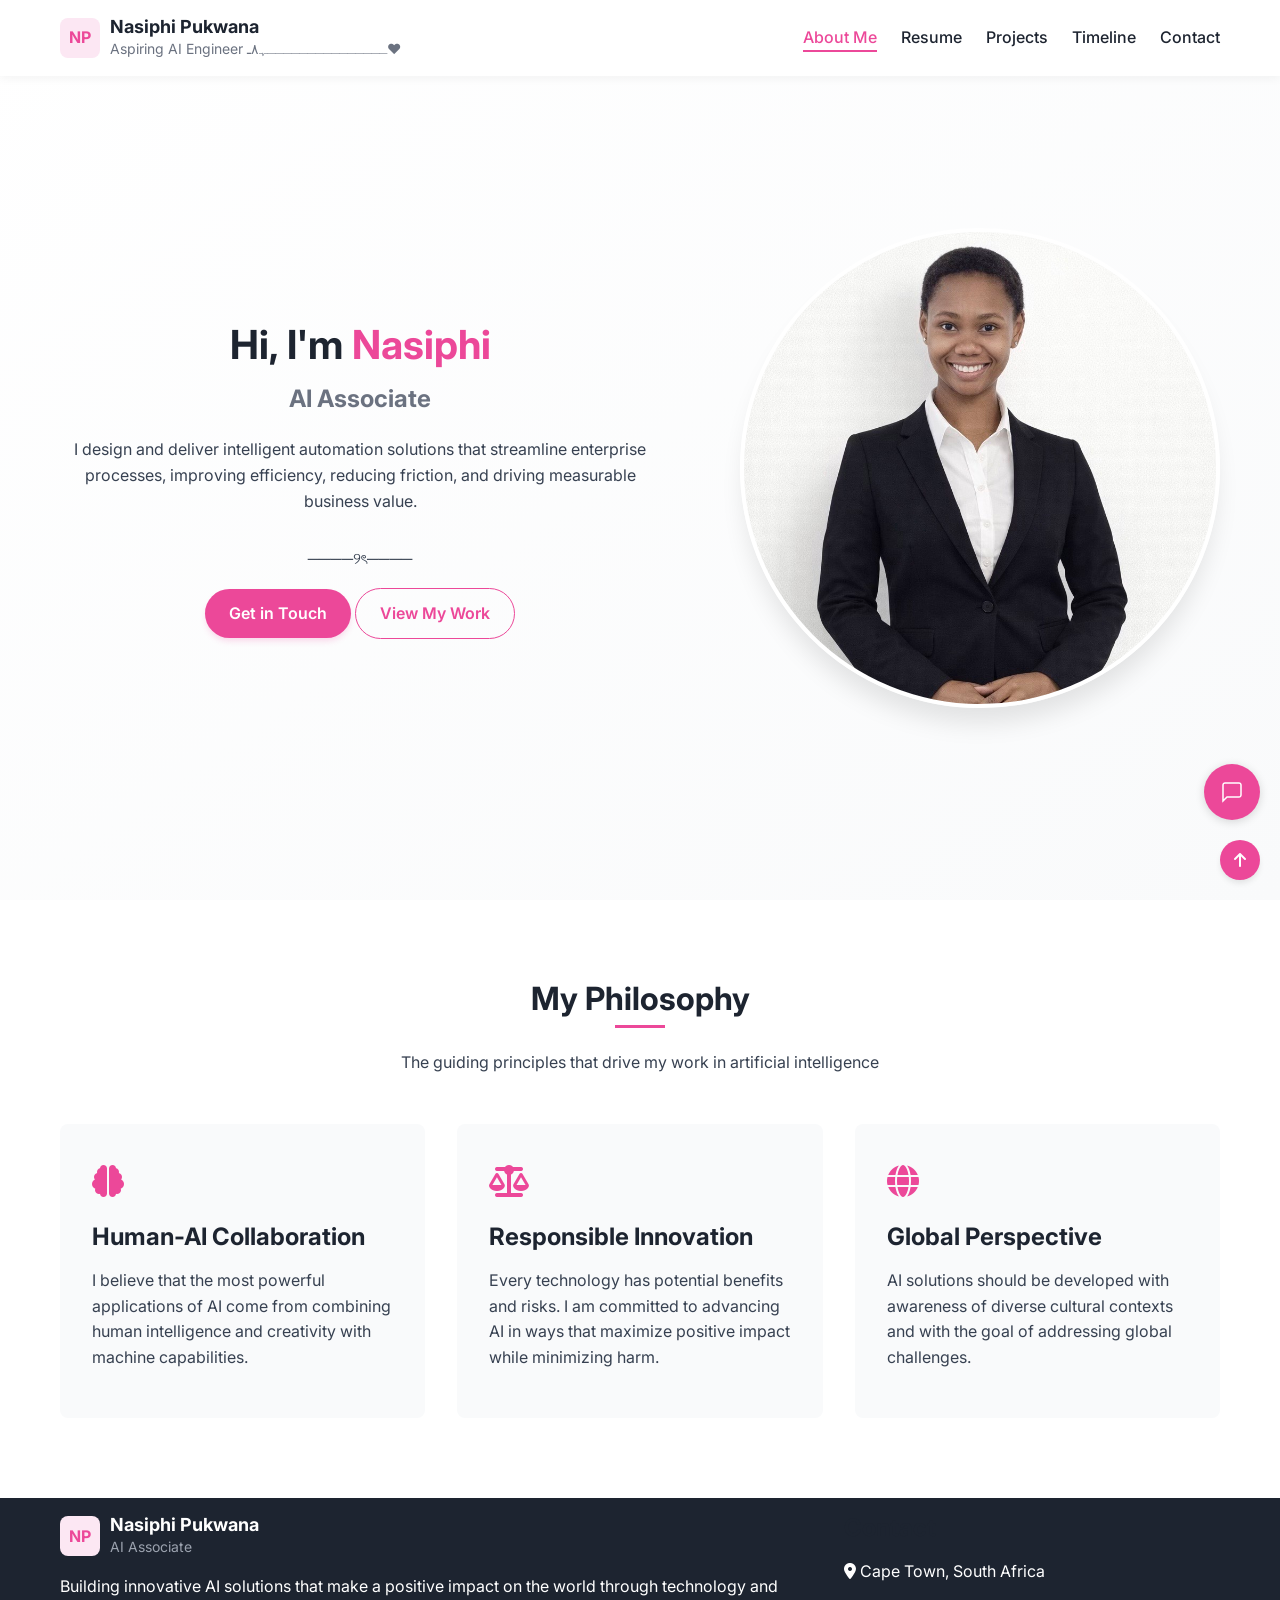
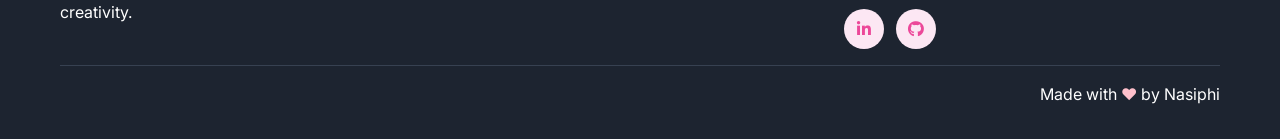
<file: index.html>
<!DOCTYPE html>
<html lang="en">
<head>
  <meta charset="UTF-8">
  <meta name="viewport" content="width=device-width, initial-scale=1.0">
  <title>Nasiphi Pukwana | AI Associate</title>
  <meta name="description" content="Portfolio of Nasiphi Pukwana, an AI Associate and Machine Learning Expert specializing in creating innovative AI solutions">
  
  
  <meta property="og:title" content="Nasiphi Pukwana | AI Associate">
  <meta property="og:description" content="Portfolio of Nasiphi Pukwana, an AI Associate and Machine Learning Expert">
  <meta property="og:image" content="https://images.unsplash.com/photo-1573497019940-1c28c88b4f3e">
  <meta property="og:url" content="https://nasiphipukwana.com">
  
  <!-- Favicon -->
  <link rel="icon" href="assets/favicon.ico">

  <link rel="icon" href="/images/Favcon.png" type="image/png" />
  
  <!-- CSS -->
  <link rel="stylesheet" href="/styles.css">
  <link rel="stylesheet" href="/chatbot.css">
  
  <!-- Font Awesome -->
  <link rel="stylesheet" href="https://cdnjs.cloudflare.com/ajax/libs/font-awesome/6.1.1/css/all.min.css">
  
  <!-- Google Fonts -->
  <link rel="preconnect" href="https://fonts.googleapis.com">
  <link rel="preconnect" href="https://fonts.gstatic.com" crossorigin>
  <link href="https://fonts.googleapis.com/css2?family=Inter:wght@300;400;500;600;700&display=swap" rel="stylesheet">
</head>
<body>
  <!-- Header -->
  <header>
    <div class="container">
      <nav class="navbar">
        <div class="logo">
          <div class="logo-icon">NP</div>
          <div class="logo-text">
            <h1>Nasiphi Pukwana</h1>
            <p>Aspiring AI Engineer  <span>ـــــــــــــــﮩ٨ـ❤️️</span></p>
          </div>
        </div>
        
        <ul class="nav-menu">
          <li><a href="index.html" class="active">About Me</a></li>
          <li><a href="resume.html">Resume</a></li>
          <li><a href="projects.html">Projects</a></li>
          <li><a href="timeline.html">Timeline</a></li>
          <li><a href="contact.html">Contact</a></li>
        </ul>
        
        <button class="mobile-menu-btn">
          <i class="fas fa-bars"></i>
        </button>
      </nav>
    </div>  
  </header>

  <!-- Hero Section -->
  <section class="hero">
    <div class="container">
      <div class="hero-content">
        <div class="reveal-left">
          <h1 class="hero-title">Hi, I'm <span style="color: #EC4899;">Nasiphi</span></h1>
          <h2 class="hero-subtitle">AI Associate </h2>

          <p class="hero-description">
            I design and deliver intelligent automation solutions that streamline enterprise processes, improving efficiency, reducing friction, and driving measurable business value.
          </p>
          <p>────୨ৎ────</p>
          <div class="hero-buttons">
            <a href="contact.html" class="btn btn-primary">Get in Touch</a>
            <a href="projects.html" class="btn btn-outline">View My Work</a>
          </div>
        </div>
        
        <div class="reveal-right">
          <img src="/images/HeadShot.jpeg" 
               alt="Nasiphi Pukwana" 
               class="hero-image">
        </div>
      </div>
    </div>
  </section>

  <!-- About Section -->
  
  <!-- Philosophy Section -->
  <section class="philosophy">
    <div class="container">
      <div class="text-center">
        <h2 class="section-title">My Philosophy</h2>
        <p>The guiding principles that drive my work in artificial intelligence</p>
      </div>
      
      <div class="philosophy-content">
        <div class="philosophy-item reveal-left">
          <div class="philosophy-icon">
            <i class="fas fa-brain"></i>
          </div>
          <h3>Human-AI Collaboration</h3>
          <p>
            I believe that the most powerful applications of AI come from combining human intelligence and creativity with machine capabilities.
          </p>
        </div>
        
        <div class="philosophy-item reveal">
          <div class="philosophy-icon">
            <i class="fas fa-balance-scale"></i>
          </div>
          <h3>Responsible Innovation</h3>
          <p>
            Every technology has potential benefits and risks. I am committed to advancing AI in ways that maximize positive impact while minimizing harm.
          </p>
        </div>
        
        <div class="philosophy-item reveal-right">
          <div class="philosophy-icon">
            <i class="fas fa-globe"></i>
          </div>
          <h3>Global Perspective</h3>
          <p>
            AI solutions should be developed with awareness of diverse cultural contexts and with the goal of addressing global challenges.
          </p>
        </div>
      </div>
    </div>
  </section>

  <!-- Footer -->
   <footer>
    <div class="container">
      <div class="footer-container">
        <div class="footer-info">
          <div class="footer-logo">
            <div class="footer-logo-icon">NP</div>
            <div class="footer-logo-text">
              <h2>Nasiphi Pukwana</h2>
              <p>AI Associate</p>
            </div>
          </div>
          <p>Building innovative AI solutions that make a positive impact on the world through technology and creativity.</p>
        </div>
        
        <div class="footer-contact">
          <h3>Contact</h3>
          <p><i class="fas fa-map-marker-alt"></i> Cape Town, South Africa</p>
          <div class="social-icons">
            <a href="https://www.linkedin.com/in/nasiphi-pukwana-107148337/" class="social-icon"><i class="fab fa-linkedin-in"></i></a>
            <a href="https://github.com/pukwananasiphi" class="social-icon"><i class="fab fa-github"></i></a>
          </div>
        </div>
      </div>
      
      <div class="footer-bottom">
        <p>Made with <span style="color: pink;">❤️</span> by Nasiphi</p>
      </div>
    </div>
  </footer>
<div class="chatbot-container" id="chatbotContainer">
  <div class="chatbot-header">
    <h3>Portfolio Assistant</h3>
    <button class="close-chatbot" aria-label="Close chatbot">&times;</button>
  </div>
  <div class="chatbot-messages" id="chatbotMessages">
    <div class="chatbot-message bot-message">
      Hi! I'm your AI assistant. Ask me anything about Nasiphi's background, skills, or experience!
    </div>
  </div>
  <div class="chatbot-input">
    <input type="text" id="chatbotInput" placeholder="Ask about Nasiphi's portfolio..." aria-label="Chat input">
    <button id="sendMessage">Send</button>
  </div>
</div>
<!-- Chat icon -->
<button class="chat-icon" id="chatIcon" aria-label="Open chatbot">
  <svg width="24" height="24" viewBox="0 0 24 24" fill="none">
    <path d="M21 15C21 15.5304 20.7893 16.0391 20.4142 16.4142C20.0391 16.7893 19.5304 17 19 17H7L3 21V5C3 4.46957 3.21071 3.96086 3.58579 3.58579C3.96086 3.21071 4.46957 3 5 3H19C19.5304 3 20.0391 3.21071 20.4142 3.58579C20.7893 3.96086 21 4.46957 21 5V15Z" stroke="currentColor" stroke-width="1.5" />
  </svg>
</button>


  <!-- Back to Top Button -->
  <a href="/index.html" class="back-to-top" aria-label="Back to top">
    <i class="fas fa-arrow-up"></i>
  </a>

  

  <!-- JavaScript -->
  <script src="/scripts.js"></script>
  <script src="/chatbot.js"></script>

</body>
</html>
</file>
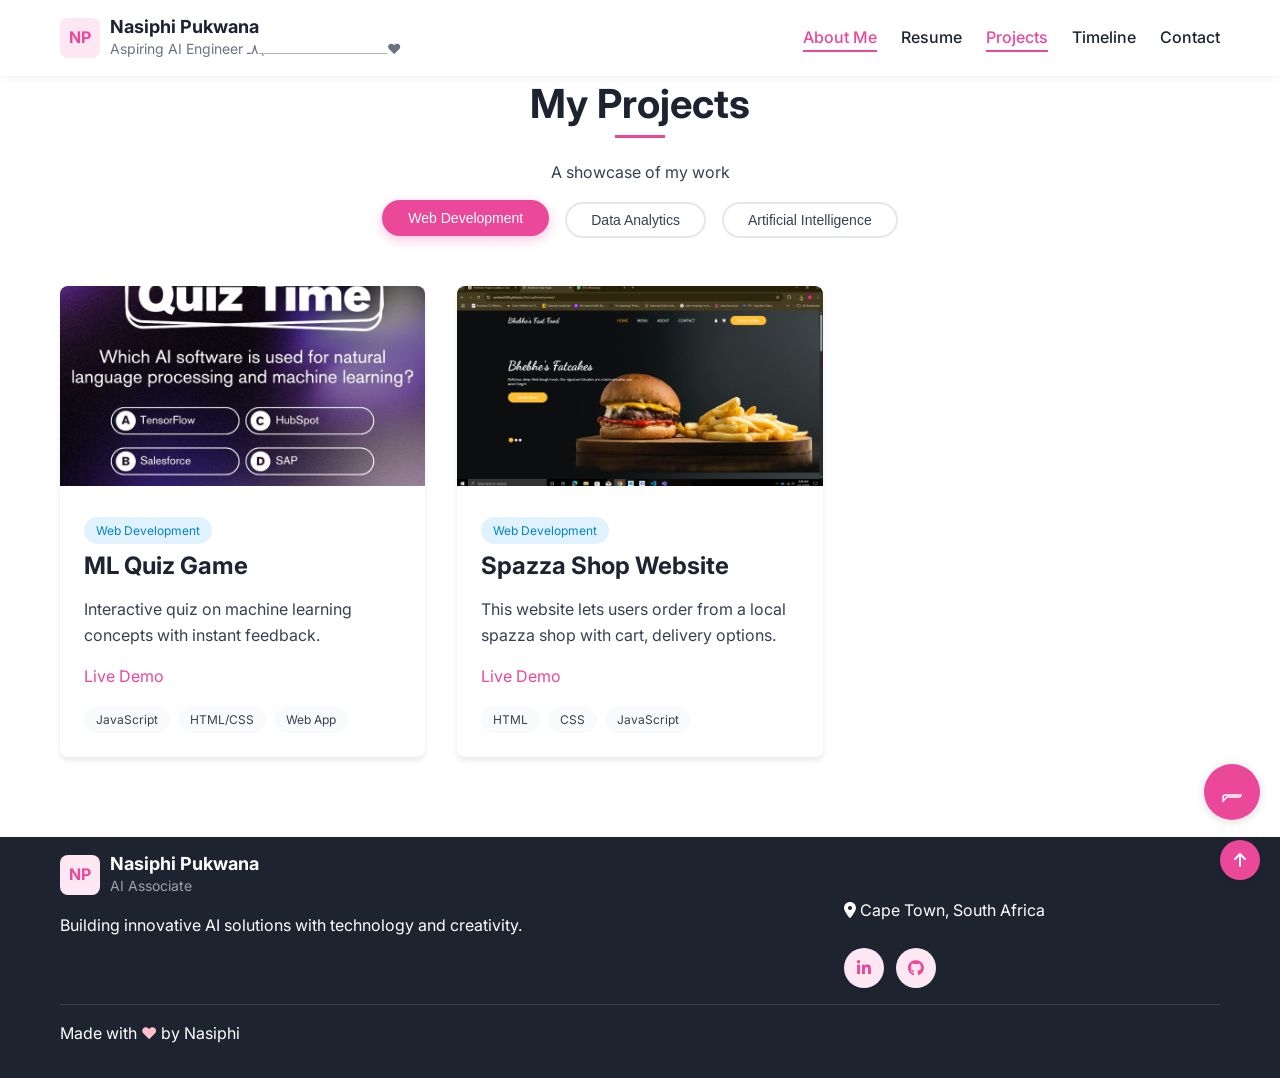
<file: projects.html>
<!DOCTYPE html>
<html lang="en">
<head>
  <meta charset="UTF-8">
  <meta name="viewport" content="width=device-width, initial-scale=1.0">
  <title>Projects | Nasiphi Pukwana | AI Associate</title>
  <meta name="description" content="Explore Nasiphi Pukwana's AI and machine learning projects and innovative solutions">
  
  <!-- Open Graph Tags -->
  <meta property="og:title" content="Projects | Nasiphi Pukwana | AI Associate">
  <meta property="og:description" content="Explore Nasiphi Pukwana's AI and machine learning projects and innovative solutions">
  <meta property="og:image" content="https://images.unsplash.com/photo-1573497019940-1c28c88b4f3e">
  <meta property="og:url" content="https://nasiphipukwana.com/projects">
  
  <link rel="icon" href="/images/Favcon.png" type="image/png" />
  <link rel="stylesheet" href="/styles.css">
  <link rel="stylesheet" href="/chatbot.css">
  
  <!-- Font Awesome -->
  <link rel="stylesheet" href="https://cdnjs.cloudflare.com/ajax/libs/font-awesome/6.1.1/css/all.min.css">
  
  <!-- Google Fonts -->
  <link rel="preconnect" href="https://fonts.googleapis.com">
  <link rel="preconnect" href="https://fonts.gstatic.com" crossorigin>
  <link href="https://fonts.googleapis.com/css2?family=Inter:wght@300;400;500;600;700&display=swap" rel="stylesheet">
</head>
<body>
  <!-- Header -->
  <header>
    <div class="container">
      <nav class="navbar">
        <div class="logo">
          <div class="logo-icon">NP</div>
          <div class="logo-text">
            <h1>Nasiphi Pukwana</h1>
            <p>Aspiring AI Engineer  <span>ـــــــــــــــﮩ٨ـ❤️️</span></p>
          </div>
        </div>
        
        <ul class="nav-menu">
          <li><a href="index.html" class="active">About Me</a></li>
          <li><a href="resume.html">Resume</a></li>
          <li><a href="projects.html">Projects</a></li>
          <li><a href="timeline.html">Timeline</a></li>
          <li><a href="contact.html">Contact</a></li>
        </ul>
        
        <button class="mobile-menu-btn">
          <i class="fas fa-bars"></i>
        </button>
      </nav>
    </div>
  </header>

  <!-- Projects Section -->
  <section class="projects">
    <div class="container">
      <div class="text-center">
        <h1 class="section-title">My Projects</h1>
        <p>A showcase of my work</p>
      </div>

      <!-- Category Filters -->
      <div class="category-filters text-center" style="margin-bottom: 2rem;">
        <button class="category-btn active" data-category="web">Web Development</button>
        <button class="category-btn" data-category="data">Data Analytics</button>
        <button class="category-btn" data-category="ai">Artificial Intelligence</button>
      </div>
      
      <div class="projects-grid">
        <!-- Web Projects -->
        <div class="project-card reveal" data-category="web">
          <img src="/images/game.jpg" alt="ML Quiz Game" class="project-image">
          <div class="project-content">
            <div class="project-category" style="background-color: #E0F2FE; color: #0284C7;">
              Web Development
            </div>
            <h3>ML Quiz Game</h3>
            <p>Interactive quiz on machine learning concepts with instant feedback.</p>
            <a href="https://machinilearningquiz.netlify.app" target="_blank">Live Demo</a>
            <div class="project-tags">
              <span class="project-tag">JavaScript</span>
              <span class="project-tag">HTML/CSS</span>
              <span class="project-tag">Web App</span>
            </div>
          </div>
        </div>

        <div class="project-card reveal" data-category="web">
          <img src="/images/Screenshot (2).png" alt="Spazza Shop Website" class="project-image">
          <div class="project-content">
            <div class="project-category" style="background-color: #E0F2FE; color: #0284C7;">
              Web Development
            </div>
            <h3>Spazza Shop Website</h3>
            <p>This website lets users order from a local spazza shop with cart, delivery options.</p>
            <a href="https://sambest360.github.io/StartupDevelopment/" target="_blank">Live Demo</a>
            <div class="project-tags">
              <span class="project-tag">HTML</span>
              <span class="project-tag">CSS</span>
              <span class="project-tag">JavaScript</span>
            </div>
          </div>
        </div>

        <!-- Data Analytics Placeholder -->
        <div class="project-card reveal" data-category="data">
          <img src="/images/Data.jfif" alt="Coming Soon - Data Analytics" class="project-image">
          <div class="project-content">
            <div class="project-category" style="background-color: #F0F9FF; color: #0369A1;">
              Data Analytics
            </div>
            <h3>Project Coming Soon</h3>
            <p>A project is coming soon, still in development.</p>
            <a href="#">Coming Soon</a>
            <div class="project-tags">
              <span class="project-tag">Coming Soon</span>
            </div>
          </div>
        </div>

        <!-- AI Placeholder -->
        <div class="project-card reveal" data-category="ai">
          <img src="/images/OIP.jfif" alt="Coming Soon - Artificial Intelligence" class="project-image">
          <div class="project-content">
            <div class="project-category" style="background-color: #DBEAFE; color: #1D4ED8;">
              Artificial Intelligence
            </div>
            <h3>Project Coming Soon</h3>
            <p>A project is coming soon, still in development.</p>
            <a href="#">Coming Soon</a>
            <div class="project-tags">
              <span class="project-tag">Coming Soon</span>
            </div>
          </div>
        </div>
      </div>
    </div>
  </section>

  <!-- Footer -->
  <footer>
    <div class="container">
      <div class="footer-container">
        <div class="footer-info">
          <div class="footer-logo">
            <div class="footer-logo-icon">NP</div>
            <div class="footer-logo-text">
              <h2>Nasiphi Pukwana</h2>
              <p>AI Associate</p>
            </div>
          </div>
          <p>Building innovative AI solutions with technology and creativity.</p>
        </div>
        <div class="footer-contact">
          <h3>Contact</h3>
          <p><i class="fas fa-map-marker-alt"></i> Cape Town, South Africa</p>
          <div class="social-icons">
            <a href="https://www.linkedin.com/in/nasiphi-pukwana-107148337/" class="social-icon"><i class="fab fa-linkedin-in"></i></a>
            <a href="https://github.com/pukwananasiphi" class="social-icon"><i class="fab fa-github"></i></a>
          </div>
        </div>
      </div>
      <div class="footer-bottom">
        <p>Made with <span style="color: pink;">❤️</span> by Nasiphi</p>
      </div>
    </div>
  </footer>

  <!-- Chatbot -->
  <div class="chatbot-container" id="chatbotContainer">
    <div class="chatbot-header">
      <h3>Portfolio Assistant</h3>
      <button class="close-chatbot" aria-label="Close">&times;</button>
    </div>
    <div class="chatbot-messages" id="chatbotMessages">
      <div class="chatbot-message bot-message">
        Hi! Ask me about Nasiphi's portfolio!
      </div>
    </div>
    <div class="chatbot-input">
      <input type="text" id="chatbotInput" placeholder="Ask about projects..." aria-label="Chat">
      <button id="sendMessage">Send</button>
    </div>
  </div>
  <button class="chat-icon" id="chatIcon" aria-label="Open chat">
    <svg width="24" height="24" viewBox="0 0 24 24" fill="none">
      <path d="M21 15c0 .53-.21 1.04-.59 1.41-.37.38-.88.59-1.41.59H7l-4 4v-4c0-.53.21-1.04.59-1.41.37-.38.88-.59 1.41-.59h14Z" stroke="currentColor" stroke-width="1.5"/>
    </svg>
  </button>

  <a href="#top" class="back-to-top" aria-label="Back to top">
    <i class="fas fa-arrow-up"></i>
  </a>

  <script src="/scripts.js"></script>
  <script src="/chatbot.js"></script>
</body>
</html>
</file>
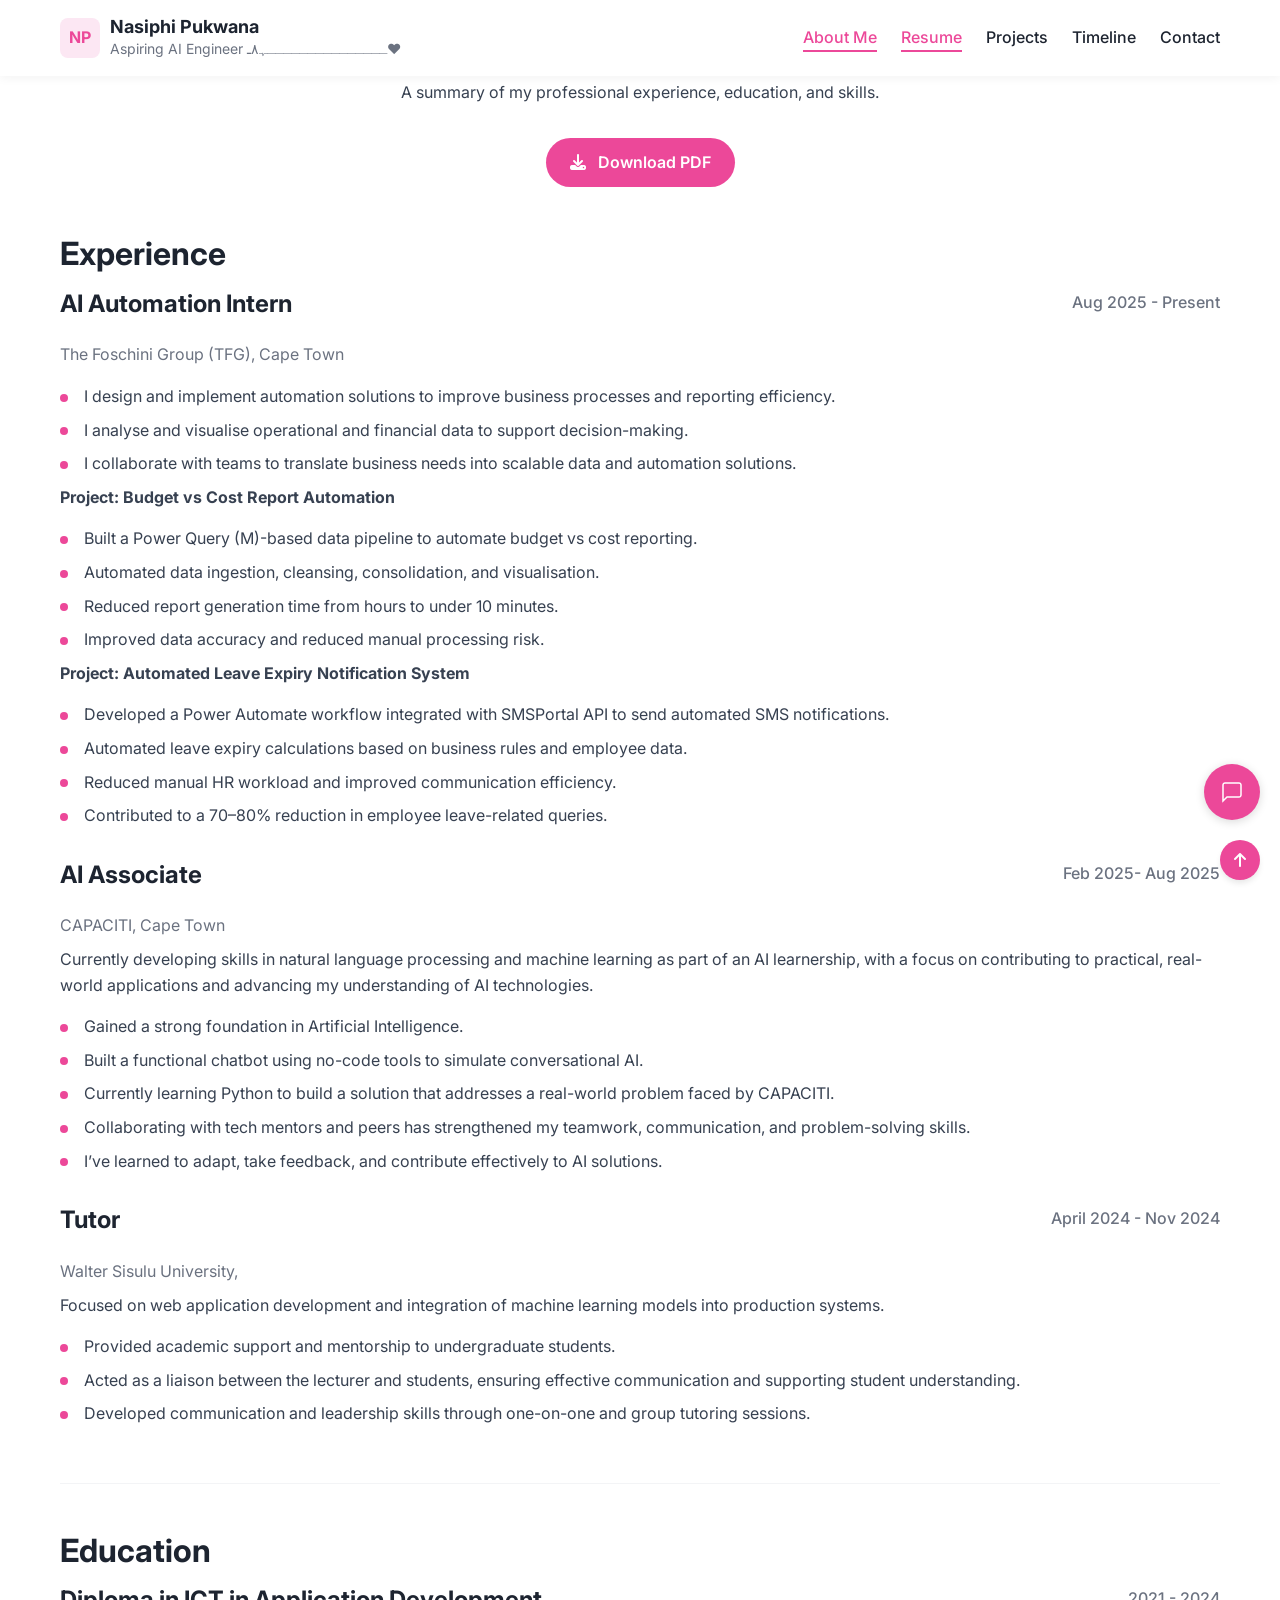
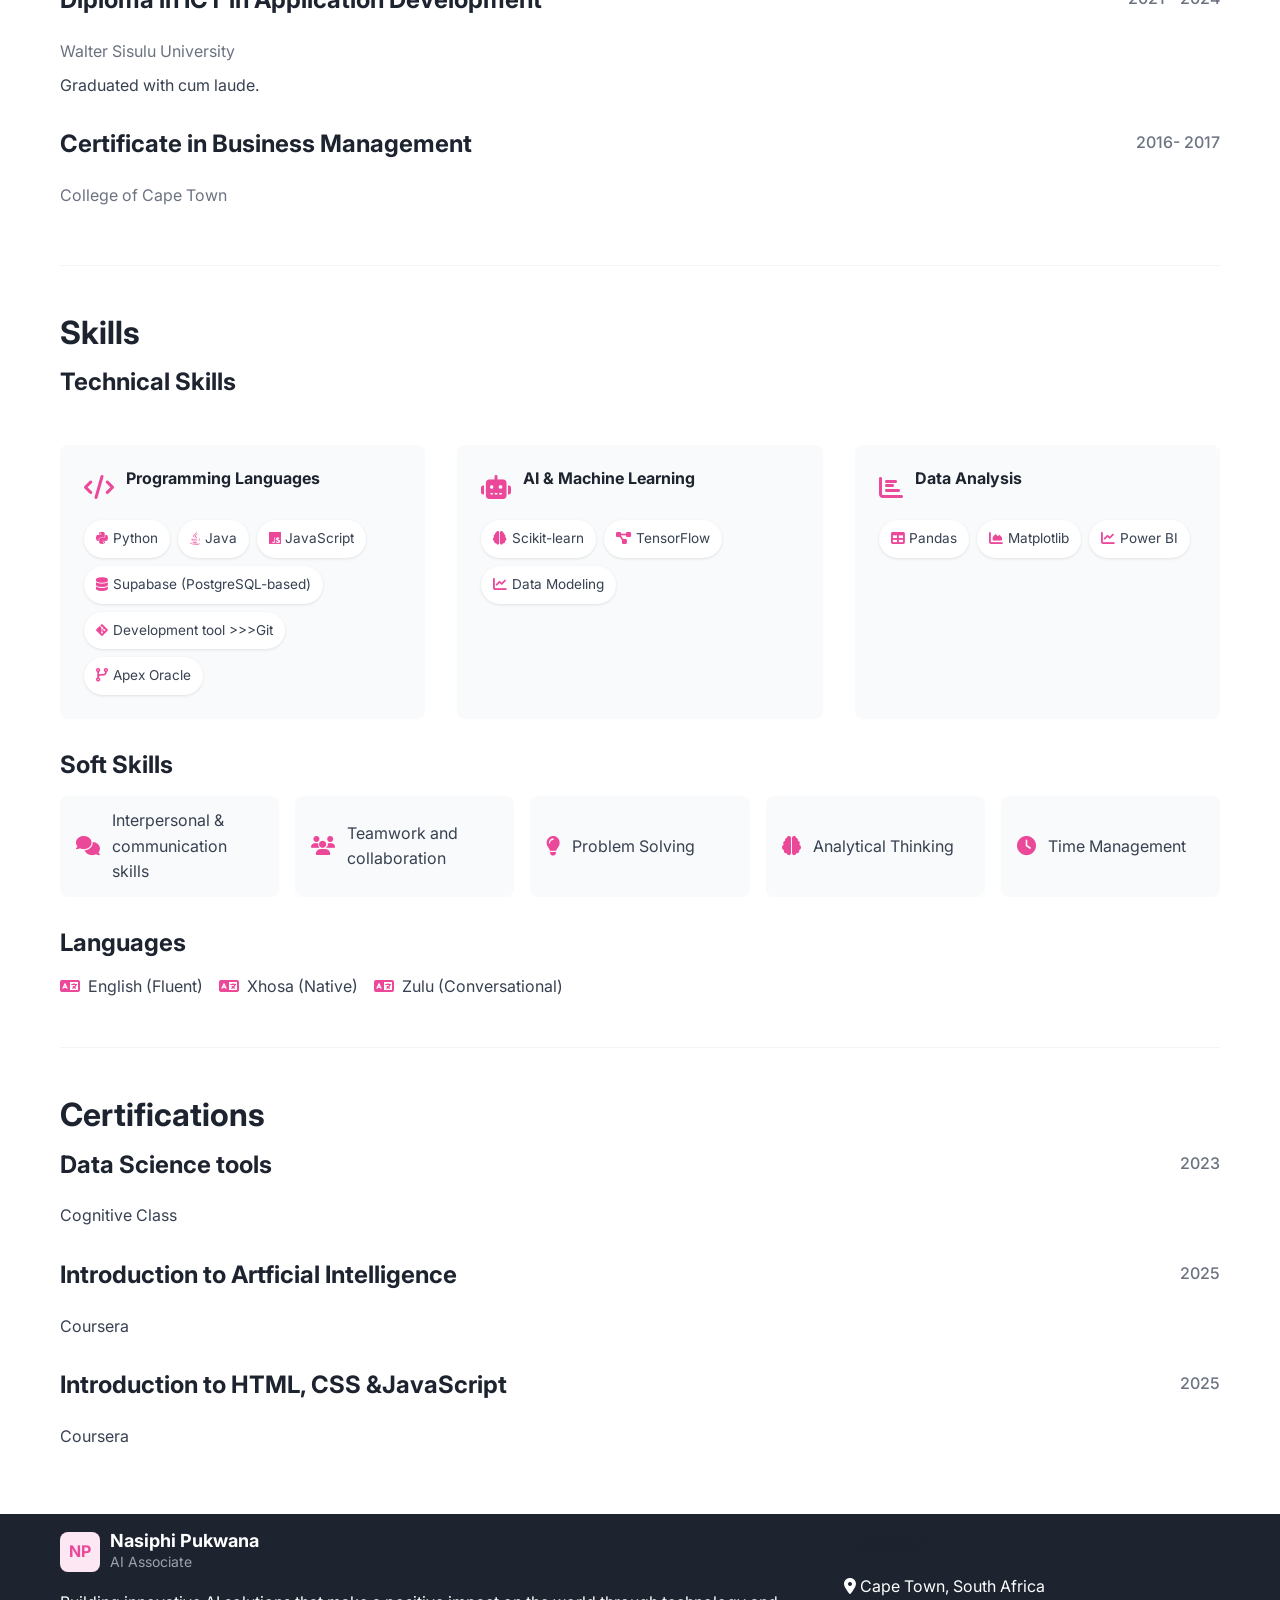
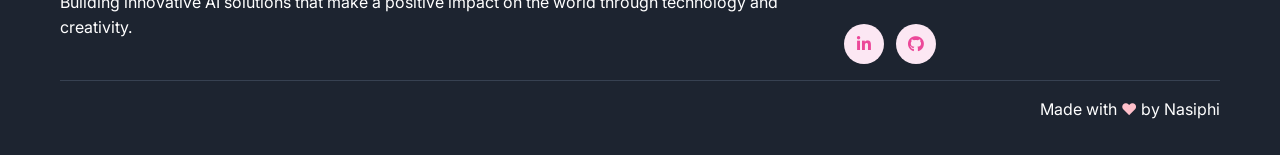
<file: resume.html>
<!DOCTYPE html>
<html lang="en">
<head>
  <meta charset="UTF-8">
  <meta name="viewport" content="width=device-width, initial-scale=1.0">
  <title>Resume | Nasiphi Pukwana</title>
  <meta name="description" content="Professional resume of Nasiphi Pukwana, AI Associate and Machine Learning Expert showcasing skills, experience, and education">
  
  <!-- Open Graph Tags -->
  <meta property="og:title" content="Resume | Nasiphi Pukwana | AI Associate">
  <meta property="og:description" content="Professional resume of Nasiphi Pukwana, AI Associate and Machine Learning Expert">
  <meta property="og:image" content="https://images.unsplash.com/photo-1573497019940-1c28c88b4f3e">
  <meta property="og:url" content="https://nasiphipukwana.com/resume">
  


  <link rel="icon" href="/images/Favcon.png" type="image/png" />
  
    <!-- CSS -->
  <link rel="stylesheet" href="/cv.css">
  <link rel="stylesheet" href="/styles.css">
    <link rel="stylesheet" href="/chatbot.css">
  
  <!-- Font Awesome -->
  <link rel="stylesheet" href="https://cdnjs.cloudflare.com/ajax/libs/font-awesome/6.1.1/css/all.min.css">
  
  <!-- Google Fonts -->
  <link rel="preconnect" href="https://fonts.googleapis.com">
  <link rel="preconnect" href="https://fonts.gstatic.com" crossorigin>
  <link href="https://fonts.googleapis.com/css2?family=Inter:wght@300;400;500;600;700&display=swap" rel="stylesheet">

</head>
<body>
  <!-- Header -->
  <header>
    <div class="container">
      <nav class="navbar">
        <div class="logo">
          <div class="logo-icon">NP</div>
          <div class="logo-text">
            <h1>Nasiphi Pukwana</h1>
             <p>Aspiring AI Engineer  <span>ـــــــــــــــﮩ٨ـ❤️️</span></p>
          </div>
        </div>
        
        <ul class="nav-menu">
          <li><a href="index.html" class="active">About Me</a></li>
          <li><a href="resume.html">Resume</a></li>
          <li><a href="projects.html">Projects</a></li>
          <li><a href="timeline.html">Timeline</a></li>
          <li><a href="contact.html">Contact</a></li>
        </ul>
        
        <button class="mobile-menu-btn">
          <i class="fas fa-bars"></i>
        </button>
      </nav>
    </div>
  </header>

  <!-- Resume Section -->
  <section class="resume">
    <div class="container">
      <div class="text-center">
  <h1 class="section-title">My Resume</h1>
  <p>A summary of my professional experience, education, and skills.</p>
  <a href="/NasiphiPukwana_CV.pdf" class="download-btn">
    <i class="fas fa-download"></i> Download PDF
  </a>
</div>

      
      <!-- Experience Section -->
      <div class="resume-section reveal">
        <h2>Experience</h2>
          <div class="resume-item">
  <div class="resume-header">
    <h3>AI Automation Intern</h3>
    <span class="resume-date">Aug 2025 - Present</span>
  </div>
  <p class="resume-subtitle">The Foschini Group (TFG), Cape Town</p>
 
  <ul class="resume-list">
    <li>I design and implement automation solutions to improve business processes and reporting efficiency.</li>
    <li>I analyse and visualise operational and financial data to support decision-making.</li>
    <li>I collaborate with teams to translate business needs into scalable data and automation solutions.</li>
  </ul>

   <p><strong>Project: Budget vs Cost Report Automation</strong></p>
    <ul class="resume-list">
    <li>Built a Power Query (M)-based data pipeline to automate budget vs cost reporting.</li>
    <li>Automated data ingestion, cleansing, consolidation, and visualisation.</li>
    <li>Reduced report generation time from hours to under 10 minutes.</li>
    <li>Improved data accuracy and reduced manual processing risk.</li>
     </ul>

      <p><strong>Project: Automated Leave Expiry Notification System</strong></p>
    <ul class="resume-list">
    <li>Developed a Power Automate workflow integrated with SMSPortal API to send automated SMS notifications.</li>
    <li>Automated leave expiry calculations based on business rules and employee data.</li>
    <li>Reduced manual HR workload and improved communication efficiency.</li>
    <li>Contributed to a 70–80% reduction in employee leave-related queries.</li>
  </ul>


</div>

         
        
        <div class="resume-item">
          <div class="resume-header">
            <h3>AI Associate</h3>
            <span class="resume-date">Feb 2025- Aug 2025</span>
          </div>
          <p class="resume-subtitle">CAPACITI, Cape Town</p>
          <p>
            Currently developing skills in natural language processing and machine learning as part of an AI learnership, 
            with a focus on contributing to practical, real-world applications and advancing my understanding of AI technologies.
          </p>
          <ul class="resume-list">
            <li>Gained a strong foundation in Artificial Intelligence.</li>
            <li>Built a functional chatbot using no-code tools to simulate conversational AI.</li>
            <li>Currently learning Python to build a solution that addresses a real-world problem faced by CAPACITI.</li>
            <li>Collaborating with tech mentors and peers has strengthened my teamwork, communication, and problem-solving skills.</li>
            <li> I’ve learned to adapt, take feedback, and contribute effectively to AI solutions.</li>
          </ul>
        </div>
        
        <div class="resume-item">
          <div class="resume-header">
            <h3>Tutor</h3>
            <span class="resume-date">April 2024 - Nov 2024</span>
          </div>
          <p class="resume-subtitle">Walter Sisulu University,</p>
          <p>
            Focused on web application development and integration of machine learning models into production systems.
          </p>
          <ul class="resume-list">
            <li>Provided academic support and mentorship to undergraduate students. </li>
            <li>Acted as a liaison between the lecturer and students, ensuring effective communication and supporting student understanding.</li>
            <li>Developed communication and leadership skills through one-on-one and group tutoring sessions.</li>
          </ul>
        </div>
      </div>
      
      <!-- Education Section -->
      <div class="resume-section reveal">
        <h2>Education</h2>
        
        <div class="resume-item">
          <div class="resume-header">
            <h3>Diploma in ICT in Application Development</h3>
            <span class="resume-date">2021 - 2024</span>
          </div>
          <p class="resume-subtitle">Walter Sisulu University </p>
          <p>
            Graduated with cum laude.
          </p>
        </div>
        
        <div class="resume-item">
          <div class="resume-header">
            <h3>Certificate in Business Management</h3>
            <span class="resume-date">2016- 2017</span>
          </div>
          <p class="resume-subtitle">College of Cape Town</p>
        </div>
      </div>
      
      <!-- Skills Section -->
  <div class="resume-section reveal">
  <h2>Skills</h2>
  
  <div class="resume-item">
    <h3>Technical Skills</h3>
    
    <div class="skills-grid">
      <!-- Programming Languages -->
      <div class="skill-category">
        <div class="skill-category-header">
          <i class="fas fa-code skill-icon"></i>
          <h4>Programming Languages</h4>
        </div>
        <div class="skill-tags">
          <span class="skill-tag"><i class="fab fa-python"></i> Python</span>
          <span class="skill-tag"><i class="fab fa-java"></i> Java</span>
          <span class="skill-tag"><i class="fab fa-js"></i> JavaScript</span>
          <span class="skill-tag"><i class="fas fa-database"></i> Supabase (PostgreSQL-based)</span>
          <span class="skill-tag"><i class="fab fa-git-alt"></i> Development tool >>>Git</span>
          <span class="skill-tag"><i class="fas fa-code-branch"></i> Apex Oracle</span>
        </div>
      </div>
      
      <!-- AI & Machine Learning -->
      <div class="skill-category">
        <div class="skill-category-header">
          <i class="fas fa-robot skill-icon"></i>
          <h4>AI & Machine Learning</h4>
        </div>
        <div class="skill-tags">
          <span class="skill-tag"><i class="fas fa-brain"></i> Scikit-learn</span>
          <span class="skill-tag"><i class="fas fa-project-diagram"></i> TensorFlow</span>
          <span class="skill-tag"><i class="fas fa-chart-line"></i> Data Modeling</span>
          <!--<span class="skill-tag"><i class="fas fa-comments"></i> NLP</span>-->
         <!-- <span class="skill-tag"><i class="fas fa-eye"></i> Computer Vision</span>-->
        </div>
      </div>
      
      <!-- Data Analysis -->
      <div class="skill-category">
        <div class="skill-category-header">
          <i class="fas fa-chart-bar skill-icon"></i>
          <h4>Data Analysis</h4>
        </div>
        <div class="skill-tags">
          <span class="skill-tag"><i class="fas fa-table"></i> Pandas</span>
          <span class="skill-tag"><i class="fas fa-chart-area"></i> Matplotlib</span>
          <span class="skill-tag"><i class="fas fa-chart-line"></i> Power BI</span>
        </div>
      </div>
    </div>
  </div>
  
  <div class="resume-item">
    <h3>Soft Skills</h3>
    
    <div class="soft-skills-grid">
      <div class="soft-skill-item">
        <i class="fas fa-comments soft-skill-icon"></i>
        <span> Interpersonal & communication skills</span>
      </div>
      <div class="soft-skill-item">
        <i class="fas fa-users soft-skill-icon"></i>
        <span>Teamwork and collaboration</span>
      </div>
      <div class="soft-skill-item">
        <i class="fas fa-lightbulb soft-skill-icon"></i>
        <span>Problem Solving</span>
      </div>
      <div class="soft-skill-item">
        <i class="fas fa-brain soft-skill-icon"></i>
        <span>Analytical Thinking</span>
      </div>
      <div class="soft-skill-item">
        <i class="fas fa-clock soft-skill-icon"></i>
        <span>Time Management</span>
      </div>
      
    </div>
  </div>
  
  <div class="resume-item">
    <h3>Languages</h3>
    <div class="language-skills">
      <div class="language-item">
        <i class="fas fa-language language-icon"></i>
        <span>English (Fluent)</span>
      </div>
      <div class="language-item">
        <i class="fas fa-language language-icon"></i>
        <span>Xhosa (Native)</span>
      </div>
      <div class="language-item">
        <i class="fas fa-language language-icon"></i>
        <span>Zulu (Conversational)</span>
      </div>
    </div>
  </div>
</div>
      
      <!-- Certifications Section -->
      <div class="resume-section reveal">
        <h2>Certifications</h2>
        
        <div class="resume-item">
          <div class="resume-header">
            <h3>Data Science tools</h3>
            <span class="resume-date">2023</span>
          </div>
          <p>Cognitive Class</p>
        </div>
        
        <div class="resume-item">
          <div class="resume-header">
            <h3>Introduction to Artficial Intelligence</h3>
            <span class="resume-date">2025</span>
          </div>
          <p>Coursera</p>
        </div>
        
        <div class="resume-item">
          <div class="resume-header">
            <h3>Introduction to HTML, CSS &JavaScript</h3>
            <span class="resume-date">2025</span>
          </div>
          <p>Coursera</p>
        </div>
        </div>
      </div>
    </div>
  </section>

  <!-- Footer -->
  <footer>
    <div class="container">
      <div class="footer-container">
        <div class="footer-info">
          <div class="footer-logo">
            <div class="footer-logo-icon">NP</div>
            <div class="footer-logo-text">
              <h2>Nasiphi Pukwana</h2>
              <p>AI Associate</p>
            </div>
          </div>
          <p>Building innovative AI solutions that make a positive impact on the world through technology and creativity.</p>
        </div>
        
        <div class="footer-contact">
          <h3>Contact</h3>
          <p><i class="fas fa-map-marker-alt"></i> Cape Town, South Africa</p>
          <div class="social-icons">
            <a href="https://www.linkedin.com/in/nasiphi-pukwana-107148337/" class="social-icon"><i class="fab fa-linkedin-in"></i></a>
            <a href="https://github.com/pukwananasiphi" class="social-icon"><i class="fab fa-github"></i></a>
          </div>
        </div>
      </div>
      
      <div class="footer-bottom">
        <p>Made with <span style="color: pink;">❤️</span> by Nasiphi</p>
      </div>
    </div>
  </footer>

  <!-- Chatbot HTML -->
   <!-- Chatbot Widget -->
<div class="chatbot-container" id="chatbotContainer">
  <div class="chatbot-header">
    <h3>Portfolio Assistant</h3>
    <button class="close-chatbot" aria-label="Close chatbot">&times;</button>
  </div>
  <div class="chatbot-messages" id="chatbotMessages">
    <div class="chatbot-message bot-message">
      Hi! I'm your AI assistant. Ask me anything about Nasiphi's background, skills, or experience!
    </div>
  </div>
  <div class="chatbot-input">
    <input type="text" id="chatbotInput" placeholder="Ask about Nasiphi's portfolio..." aria-label="Chat input">
    <button id="sendMessage">Send</button>
  </div>
</div>
<!-- Chat icon -->
<button class="chat-icon" id="chatIcon" aria-label="Open chatbot">
  <svg width="24" height="24" viewBox="0 0 24 24" fill="none">
    <path d="M21 15C21 15.5304 20.7893 16.0391 20.4142 16.4142C20.0391 16.7893 19.5304 17 19 17H7L3 21V5C3 4.46957 3.21071 3.96086 3.58579 3.58579C3.96086 3.21071 4.46957 3 5 3H19C19.5304 3 20.0391 3.21071 20.4142 3.58579C20.7893 3.96086 21 4.46957 21 5V15Z" stroke="currentColor" stroke-width="1.5" />
  </svg>
</button>
  <!-- Back to Top Button -->
  <a href="/resume.html" class="back-to-top" aria-label="Back to top">
    <i class="fas fa-arrow-up"></i>
  </a>

  <!-- JavaScript -->
  <script src="/scripts.js"></script>
  <script src="/chatbot.js"></script>

</body>
</html>
</file>
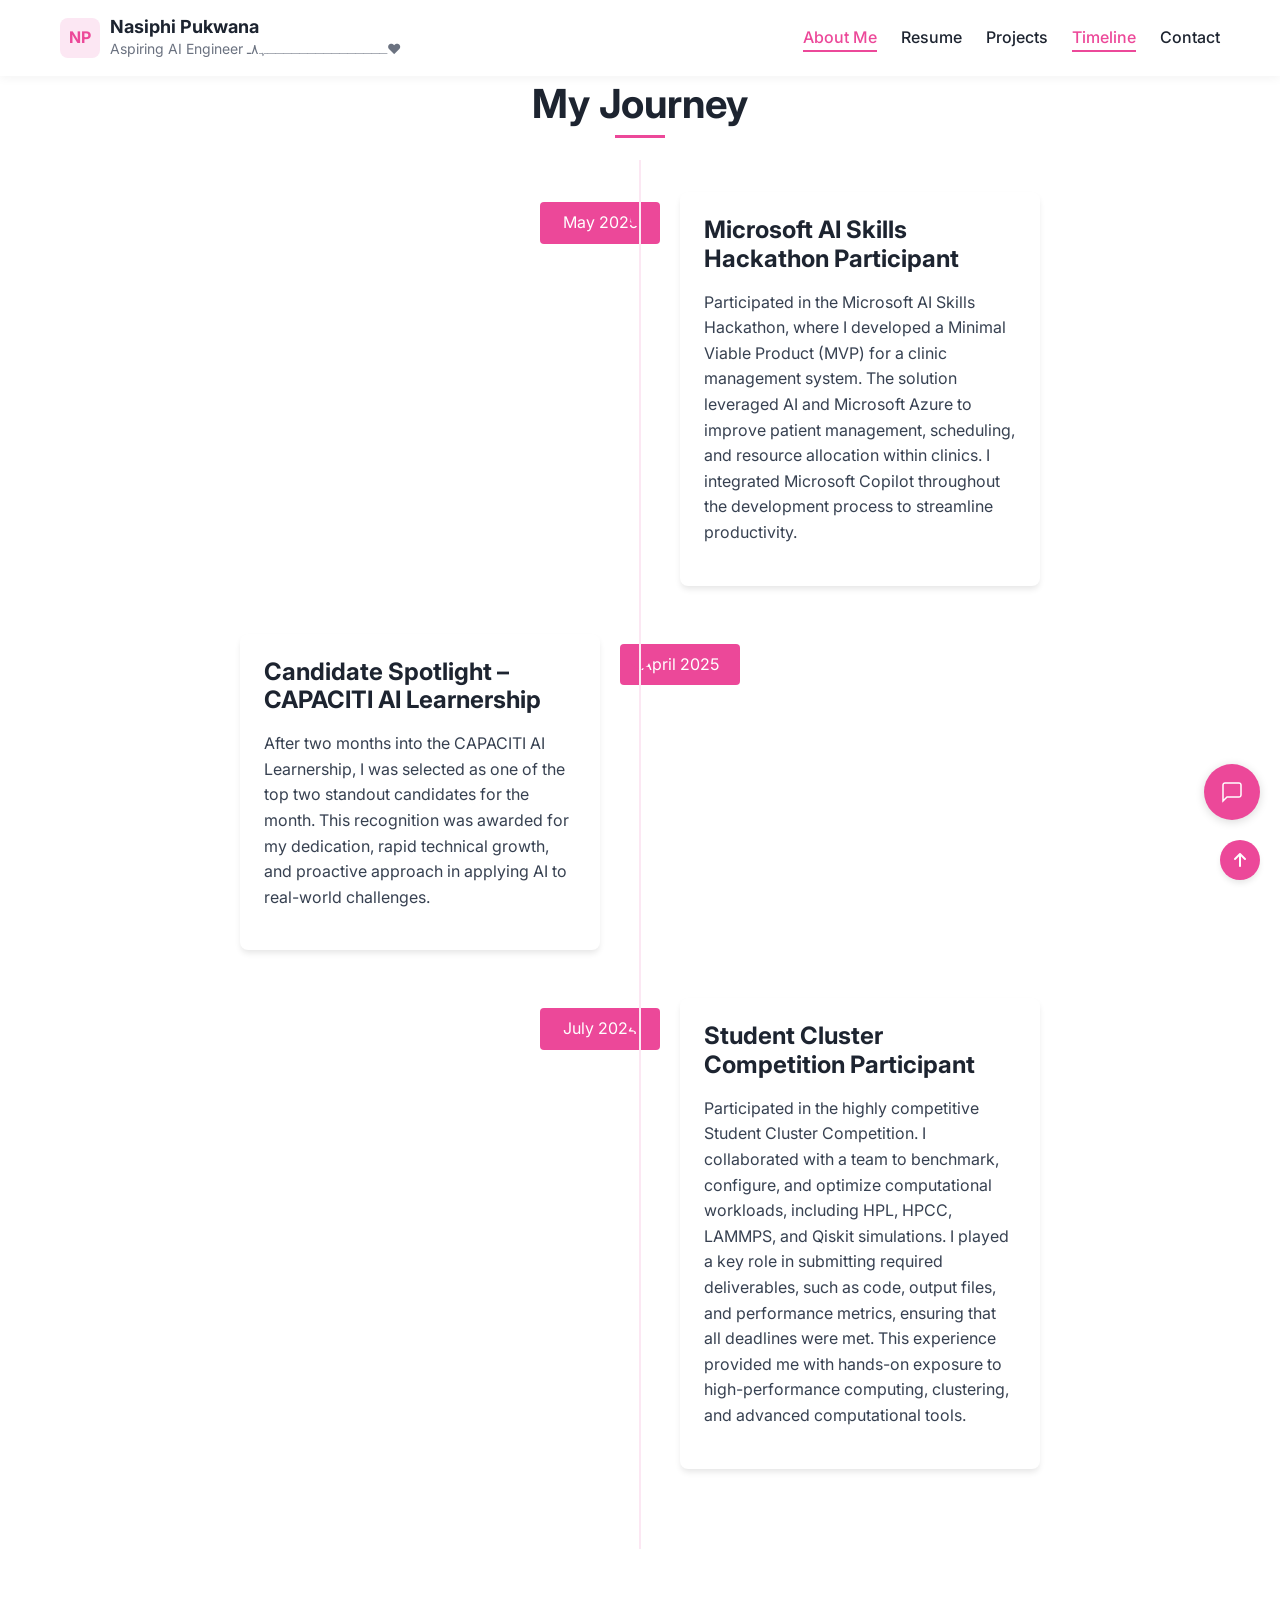
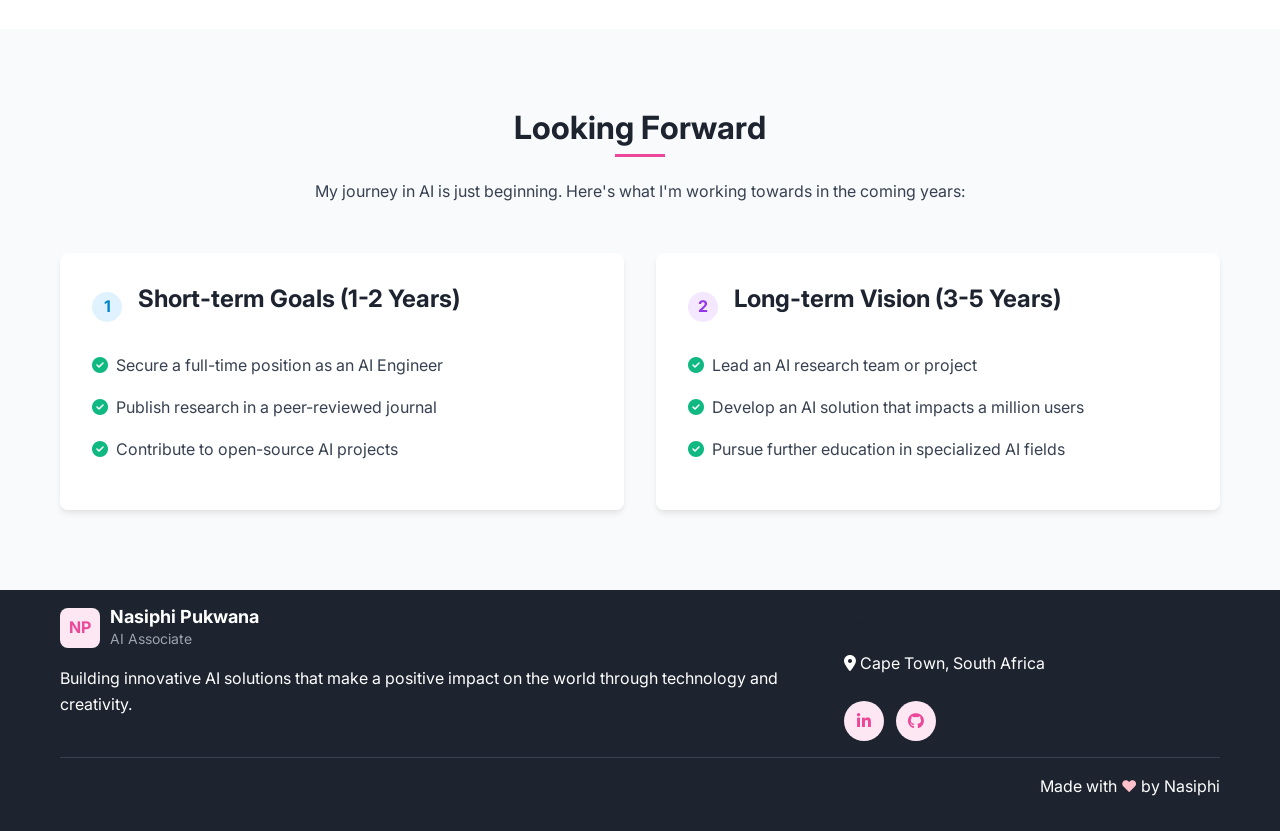
<file: timeline.html>
<!DOCTYPE html>
<html lang="en">
<head>
  <meta charset="UTF-8">
  <meta name="viewport" content="width=device-width, initial-scale=1.0">
  <title>Timeline | Nasiphi Pukwana | AI Associate</title>
  <meta name="description" content="Explore Nasiphi Pukwana's professional journey and career timeline in AI and machine learning">
  
  <!-- Open Graph Tags -->
  <meta property="og:title" content="Timeline | Nasiphi Pukwana | AI Associate">
  <meta property="og:description" content="Explore Nasiphi Pukwana's professional journey and career timeline in AI and machine learning">
  <meta property="og:image" content="https://images.unsplash.com/photo-1573497019940-1c28c88b4f3e">
  <meta property="og:url" content="https://nasiphipukwana.com/timeline">
  
  
  <link rel="icon" href="/images/Favcon.png" type="image/png" />
     <!-- CSS -->
  <link rel="stylesheet" href="/cv.css">
  <link rel="stylesheet" href="/styles.css">
    <link rel="stylesheet" href="/chatbot.css">
  
  <!-- Font Awesome -->
  <link rel="stylesheet" href="https://cdnjs.cloudflare.com/ajax/libs/font-awesome/6.1.1/css/all.min.css">
  
  <!-- Google Fonts -->
  <link rel="preconnect" href="https://fonts.googleapis.com">
  <link rel="preconnect" href="https://fonts.gstatic.com" crossorigin>
  <link href="https://fonts.googleapis.com/css2?family=Inter:wght@300;400;500;600;700&display=swap" rel="stylesheet">
</head>
<body>
  <!-- Header -->
  <header>
    <div class="container">
      <nav class="navbar">
        <div class="logo">
          <div class="logo-icon">NP</div>
          <div class="logo-text">
            <h1>Nasiphi Pukwana</h1>
             <p>Aspiring AI Engineer  <span>ـــــــــــــــﮩ٨ـ❤️️</span></p>
          
          </div>
        </div>
        
        <ul class="nav-menu">
          <li><a href="index.html" class="active">About Me</a></li>
          <li><a href="resume.html">Resume</a></li>
          <li><a href="projects.html">Projects</a></li>
          <li><a href="timeline.html">Timeline</a></li>
          <li><a href="contact.html">Contact</a></li>
        </ul>
        
        <button class="mobile-menu-btn">
          <i class="fas fa-bars"></i>
        </button>
      </nav>
    </div>
  </header>

  <!-- Timeline Section -->
  <section class="timeline">
    <div class="container">
      <div class="text-center">
        <h1 class="section-title">My Journey</h1>
      </div>
      
      <div class="timeline-container">
        <!-- 2023 -->
        <div class="timeline-item reveal">
          <div class="timeline-dot"></div>
          <div class="timeline-content">
            <div class="timeline-date"> May 2025</div>
            <h3> Microsoft AI Skills Hackathon Participant</h3>
            <p>
              Participated in the Microsoft AI Skills Hackathon, 
              where I developed a Minimal Viable Product (MVP) for a clinic management system.
               The solution leveraged AI and Microsoft Azure to improve patient management, 
               scheduling, and resource allocation within clinics. I integrated 
               Microsoft Copilot throughout the development process to streamline productivity.
            </p>
          </div>
        </div>

        <div class="timeline-item reveal">
          <div class="timeline-dot"></div>
          <div class="timeline-content">
            <div class="timeline-date">April 2025</div>
            <h3>Candidate Spotlight – CAPACITI AI Learnership</h3>
            <p>
             After two months into the CAPACITI AI Learnership, I was selected as one of the top two standout candidates for the month. This recognition was awarded for my dedication, rapid technical growth, and proactive approach in applying AI to real-world challenges. 
            </p>
          </div>
        </div>
        
        <!-- 2022 -->
        <div class="timeline-item reveal">
          <div class="timeline-dot"></div>
          <div class="timeline-content">
            <div class="timeline-date"> July 2024</div>
            <h3>Student Cluster Competition Participant</h3>
            <h4></h4>
            <p> Participated in the highly competitive Student Cluster Competition. I collaborated with a team to benchmark, configure, and optimize computational workloads, including HPL, HPCC, LAMMPS, and Qiskit simulations. I played a key role in submitting required deliverables, such as code, output files, and performance metrics, ensuring that all deadlines were met. 
              This experience provided me with hands-on exposure to high-performance computing, 
              clustering, and advanced computational tools. </p>
          </div>
        </div>

      </div>
    </div>
  </section>

  <!-- Looking Forward Section -->
  <section class="looking-forward">
    <div class="container">
      <div class="text-center">
        <h2 class="section-title">Looking Forward</h2>
        <p>My journey in AI is just beginning. Here's what I'm working towards in the coming years:</p>
      </div>
      
      <div class="goals-container">
        <div class="goals-card short-term reveal-left">
          <div class="goals-header">
            <div class="goals-number">1</div>
            <h3>Short-term Goals (1-2 Years)</h3>
          </div>
          <ul class="goals-list">
            <li>
              <i class="fas fa-check-circle"></i>
              <span>Secure a full-time position as an AI Engineer</span>
            </li>
            <li>
              <i class="fas fa-check-circle"></i>
              <span>Publish research in a peer-reviewed journal</span>
            </li>
            <li>
              <i class="fas fa-check-circle"></i>
              <span>Contribute to open-source AI projects</span>
            </li>
          </ul>
        </div>
        
        <div class="goals-card long-term reveal-right">
          <div class="goals-header">
            <div class="goals-number">2</div>
            <h3>Long-term Vision (3-5 Years)</h3>
          </div>
          <ul class="goals-list">
            <li>
              <i class="fas fa-check-circle"></i>
              <span>Lead an AI research team or project</span>
            </li>
            <li>
              <i class="fas fa-check-circle"></i>
              <span>Develop an AI solution that impacts a million users</span>
            </li>
            <li>
              <i class="fas fa-check-circle"></i>
              <span>Pursue further education in specialized AI fields</span>
            </li>
          </ul>
        </div>
      </div>
    </div>
  </section>

  <!-- Footer -->
  <footer>
    <div class="container">
      <div class="footer-container">
        <div class="footer-info">
          <div class="footer-logo">
            <div class="footer-logo-icon">NP</div>
            <div class="footer-logo-text">
              <h2>Nasiphi Pukwana</h2>
              <p>AI Associate</p>
            </div>
          </div>
          <p>Building innovative AI solutions that make a positive impact on the world through technology and creativity.</p>
        </div>
        
        <div class="footer-contact">
          <h3>Contact</h3>
          <p><i class="fas fa-map-marker-alt"></i> Cape Town, South Africa</p>
          <div class="social-icons">
            <a href="https://www.linkedin.com/in/nasiphi-pukwana-107148337/" class="social-icon"><i class="fab fa-linkedin-in"></i></a>
            <a href="https://github.com/pukwananasiphi" class="social-icon"><i class="fab fa-github"></i></a>
          </div>
        </div>
      </div>
      
      <div class="footer-bottom">
        <p>Made with <span style="color: pink;">❤️</span> by Nasiphi</p>
      </div>
    </div>
  </footer>

  <!-- Chatbot HTML -->

<!-- Chatbot Widget -->
<div class="chatbot-container" id="chatbotContainer">
  <div class="chatbot-header">
    <h3>Portfolio Assistant</h3>
    <button class="close-chatbot" aria-label="Close chatbot">&times;</button>
  </div>
  <div class="chatbot-messages" id="chatbotMessages">
    <div class="chatbot-message bot-message">
      Hi! I'm your AI assistant. Ask me anything about Nasiphi's background, skills, or experience!
    </div>
  </div>
  <div class="chatbot-input">
    <input type="text" id="chatbotInput" placeholder="Ask about Nasiphi's portfolio..." aria-label="Chat input">
    <button id="sendMessage">Send</button>
  </div>
</div>
<!-- Chat icon -->
<button class="chat-icon" id="chatIcon" aria-label="Open chatbot">
  <svg width="24" height="24" viewBox="0 0 24 24" fill="none">
    <path d="M21 15C21 15.5304 20.7893 16.0391 20.4142 16.4142C20.0391 16.7893 19.5304 17 19 17H7L3 21V5C3 4.46957 3.21071 3.96086 3.58579 3.58579C3.96086 3.21071 4.46957 3 5 3H19C19.5304 3 20.0391 3.21071 20.4142 3.58579C20.7893 3.96086 21 4.46957 21 5V15Z" stroke="currentColor" stroke-width="1.5" />
  </svg>
</button>

  <a href="/timeline.html" class="back-to-top" aria-label="Back to top">
    <i class="fas fa-arrow-up"></i>
  </a>
   <script src="/scripts.js"></script>
  <script src="/chatbot.js"></script>


</body>
</html>
</file>
<file: styles.css>
/* Main Styles */
:root {
  --primary-color: #EC4899;
  --secondary-color: #4F46E5;
  --dark-color: #1d2430;
  --light-color: #f9fafb;
  --gray-color: #6b7280;
  --success-color: #10B981;
}

* {
  margin: 0;
  padding: 0;
  box-sizing: border-box;
}

body {
  font-family: 'Inter', -apple-system, BlinkMacSystemFont, 'Segoe UI', Roboto, Oxygen,
    Ubuntu, Cantarell, 'Open Sans', 'Helvetica Neue', sans-serif;
  line-height: 1.6;
  color: #374151;
  background-color: #fff;
}

a {
  text-decoration: none;
  color: var(--primary-color);
}


.skip-link {
  position: absolute;
  top: -40px;
  left: 0;
  background: #000;
  color: white;
  padding: 8px;
  z-index: 100;
  transition: top 0.3s;
}

.skip-link:focus {
  top: 0;
}
.container {
  width: 100%;
  max-width: 1200px;
  margin: 0 auto;
  padding: 0 20px;
}

.text-center {
  text-align: center;
}

/* Typography */
h1, h2, h3, h4, h5, h6 {
  font-weight: 700;
  line-height: 1.2;
  margin-bottom: 1rem;
  color: var(--dark-color);
}

h1 {
  font-size: 2.5rem;
}

h2 {
  font-size: 2rem;
}

h3 {
  font-size: 1.5rem;
}

p {
  margin-bottom: 1rem;
}

/* Header & Navigation */
header {
  background-color: #fff;
  box-shadow: 0 2px 10px rgba(0, 0, 0, 0.05);
  position: fixed;
  width: 100%;
  top: 0;
  left: 0;
  z-index: 100;
}

.navbar {
  display: flex;
  justify-content: space-between;
  align-items: center;
  padding: 1rem 0;
}

.logo {
  display: flex;
  align-items: center;
}

.logo-icon {
  width: 40px;
  height: 40px;
  background-color: #FCE7F3;
  border-radius: 8px;
  display: flex;
  align-items: center;
  justify-content: center;
  color: var(--primary-color);
  font-weight: bold;
  margin-right: 10px;
}

.logo-text h1 {
  font-size: 18px;
  margin-bottom: 0;
}

.logo-text p {
  font-size: 14px;
  color: var(--gray-color);
  margin-bottom: 0;
}

.nav-menu {
  display: flex;
  list-style: none;
}

.nav-menu li {
  margin-left: 1.5rem;
}

.nav-menu a {
  color: var(--dark-color);
  font-weight: 500;
  transition: color 0.3s;
  position: relative;
}

.nav-menu a:hover {
  color: var(--primary-color);
}

.nav-menu a::after {
  content: '';
  position: absolute;
  width: 0;
  height: 2px;
  bottom: -5px;
  left: 0;
  background-color: var(--primary-color);
  transition: width 0.3s;
}

.nav-menu a:hover::after {
  width: 100%;
}

.nav-menu a.active {
  color: var(--primary-color);
}

.nav-menu a.active::after {
  width: 100%;
}

.mobile-menu-btn {
  display: none;
  background: none;
  border: none;
  font-size: 24px;
  cursor: pointer;
  color: var(--dark-color);
}

/* Hero Section */
.hero {
  min-height: 100vh;
  display: flex;
  align-items: center;
  padding-top: 60px;
  background: linear-gradient(to bottom right, #fff, #f9fafb);
}


.hero-content {
  display: flex;
  flex-direction: row;
  align-items: center;
  justify-content: space-between;
  text-align: center;
  gap: rem;
}



.hero-image {
  border-radius: 50%;
  box-shadow: 0 20px 25px -5px rgba(0, 0, 0, 0.1);
  border: 4px solid #fff;
  width: 480px;
  height: 480px;
  object-fit: cover;
  margin-bottom: 1rem;
}
.hero-title {
  font-size: 2.5rem;
  margin-bottom: 1rem;
}

.hero-subtitle {
  font-size: 1.5rem;
  color: var(--gray-color);
  margin-bottom: 1.5rem;
}

.hero-description {
  max-width: 600px;
  margin-bottom: 2rem;
}

.btn {
  display: inline-block;
  padding: 0.75rem 1.5rem;
  border-radius: 50px;
  font-weight: 600;
  text-align: center;
  cursor: pointer;
  transition: all 0.3s;
}

.btn-primary {
  background-color: var(--primary-color);
  color: white;
  box-shadow: 0 4px 6px -1px rgba(236, 72, 153, 0.2);
}

.btn-primary:hover {
  background-color: #DB2777;
  transform: translateY(-2px);
  box-shadow: 0 6px 10px -1px rgba(236, 72, 153, 0.3);
}

.btn-outline {
  background-color: transparent;
  color: var(--primary-color);
  border: 1px solid var(--primary-color);
}

.btn-outline:hover {
  background-color: rgba(236, 72, 153, 0.05);
  transform: translateY(-2px);
}

/* About Section */
.about {
  padding: 5rem 0;
  background-color: #fff;
}

.about-content {
  display: flex;
  flex-wrap: wrap;
  align-items: center;
  gap: 2rem;
}

.about-image {
  flex: 1;
  min-width: 300px;
}

.about-text {
  flex: 1;
  min-width: 300px;
}

.section-title {
  position: relative;
  margin-bottom: 2rem;
}

.section-title::after {
  content: '';
  position: absolute;
  width: 50px;
  height: 3px;
  background-color: var(--primary-color);
  bottom: -10px;
  left: 0;
}

.text-center .section-title::after {
  left: 50%;
  transform: translateX(-50%);
}

/* Approach Section */
.approach {
  padding: 5rem 0;
  background-color: var(--light-color);
}

.approach-grid {
  display: grid;
  grid-template-columns: repeat(auto-fit, minmax(300px, 1fr));
  gap: 2rem;
  margin-top: 3rem;
}

.approach-card {
  background-color: #fff;
  border-radius: 8px;
  padding: 2rem;
  box-shadow: 0 4px 6px -1px rgba(0, 0, 0, 0.1);
  transition: transform 0.3s, box-shadow 0.3s;
}

.approach-card:hover {
  transform: translateY(-5px);
  box-shadow: 0 10px 15px -3px rgba(0, 0, 0, 0.1);
}

.approach-card-icon {
  font-size: 2rem;
  color: var(--primary-color);
  margin-bottom: 1rem;
}

/* Philosophy Section */
.philosophy {
  padding: 5rem 0;
  background-color: #fff;
}

.philosophy-content {
  display: flex;
  flex-wrap: wrap;
  gap: 2rem;
  margin-top: 3rem;
}

.philosophy-item {
  flex: 1;
  min-width: 300px;
  padding: 2rem;
  background-color: var(--light-color);
  border-radius: 8px;
  transition: transform 0.3s;
}

.philosophy-item:hover {
  transform: translateY(-5px);
}

.philosophy-icon {
  font-size: 2rem;
  color: var(--primary-color);
  margin-bottom: 1rem;
}

/* Timeline Section */
.timeline {
  padding: 5rem 0;
  background-color: #fff;
}

.timeline-container {
  position: relative;
  max-width: 800px;
  margin: 0 auto;
  padding: 2rem 0;
}

.timeline-container::after {
  content: '';
  position: absolute;
  width: 2px;
  background-color: #FCE7F3;
  top: 0;
  bottom: 0;
  left: 50%;
  margin-left: -1px;
}

.timeline-item {
  position: relative;
  margin-bottom: 3rem;
}

.timeline-content {
  position: relative;
  width: 45%;
  padding: 1.5rem;
  background-color: #fff;
  border-radius: 8px;
  box-shadow: 0 4px 6px -1px rgba(0, 0, 0, 0.1);
}

.timeline-item:nth-child(odd) .timeline-content {
  margin-left: auto;
}

.timeline-date {
  position: absolute;
  top: 10px;
  width: 120px;
  text-align: center;
  padding: 0.5rem;
  background-color: var(--primary-color);
  color: #fff;
  border-radius: 4px;
}

.timeline-item:nth-child(odd) .timeline-date {
  left: -140px;
}

.timeline-item:nth-child(even) .timeline-date {
  right: -140px;
}

.timeline-dot {
  position: absolute;
  width: 20px;
  height: 20px;
  border-radius: 50%;
  background-color: var(--primary-color);
  top: 15px;
  left: 50%;
  transform: translateX(-50%);
  z-index: 10;
}

/* Looking Forward Section */
.looking-forward {
  padding: 5rem 0;
  background-color: var(--light-color);
}

.goals-container {
  display: flex;
  flex-wrap: wrap;
  gap: 2rem;
  margin-top: 3rem;
}

.goals-card {
  flex: 1;
  min-width: 300px;
  background-color: #fff;
  border-radius: 8px;
  padding: 2rem;
  box-shadow: 0 4px 6px -1px rgba(0, 0, 0, 0.1);
}

.goals-header {
  display: flex;
  align-items: center;
  margin-bottom: 1.5rem;
}

.goals-number {
  width: 30px;
  height: 30px;
  border-radius: 50%;
  display: flex;
  align-items: center;
  justify-content: center;
  margin-right: 1rem;
  font-weight: bold;
}

.short-term .goals-number {
  background-color: #E0F2FE;
  color: #0284C7;
}

.long-term .goals-number {
  background-color: #F3E8FF;
  color: #9333EA;
}

.goals-list {
  list-style: none;
}

.goals-list li {
  display: flex;
  align-items: flex-start;
  margin-bottom: 1rem;
}

.goals-list i {
  color: var(--success-color);
  margin-right: 0.5rem;
  margin-top: 0.25rem;
}

/* Projects Section */
.projects {
  padding: 5rem 0;
  background-color: #fff;
}

/* Category Filters */
.category-filters {
  display: flex;
  justify-content: center;
  flex-wrap: wrap;
  gap: 1rem;
  margin-bottom: 2rem;
}

.category-btn {
  padding: 0.5rem 1.5rem;
  border: 2px solid #e5e7eb;
  background: #fff;
  color: #374151;
  border-radius: 50px;
  font-weight: 500;
  cursor: pointer;
  transition: all 0.3s ease;
  font-size: 0.875rem;
}

.category-btn:hover,
.category-btn.active {
  background-color: var(--primary-color);
  color: white;
  border-color: var(--primary-color);
  transform: translateY(-2px);
  box-shadow: 0 4px 12px rgba(236, 72, 153, 0.3);
}

/* Project Filtering */
.project-card.filtered-out {
  display: none;
}


.projects-grid {
  display: grid;
  grid-template-columns: repeat(auto-fill, minmax(300px, 1fr));
  gap: 2rem;
  margin-top: 3rem;
}

.project-card {
  background-color: #fff;
  border-radius: 8px;
  overflow: hidden;
  box-shadow: 0 4px 6px -1px rgba(0, 0, 0, 0.1);
  transition: transform 0.3s, box-shadow 0.3s;
}

.project-card:hover {
  transform: translateY(-5px);
  box-shadow: 0 10px 15px -3px rgba(0, 0, 0, 0.1);
}

.project-image {
  width: 100%;
  height: 200px;
  object-fit: cover;
}

.project-content {
  padding: 1.5rem;
}

.project-category {
  display: inline-block;
  padding: 0.25rem 0.75rem;
  border-radius: 50px;
  font-size: 0.75rem;
  margin-bottom: 0.5rem;
}

.project-tags {
  display: flex;
  flex-wrap: wrap;
  gap: 0.5rem;
  margin-top: 1rem;
}

.project-tag {
  padding: 0.25rem 0.75rem;
  border-radius: 50px;
  background-color: var(--light-color);
  font-size: 0.75rem;
}

/* Skills Section */
.skills {
  padding: 5rem 0;
  background-color: var(--light-color);
}

.skills-grid {
  display: grid;
  grid-template-columns: repeat(auto-fill, minmax(300px, 1fr));
  gap: 2rem;
  margin-top: 3rem;
}

.skill-card {
  background-color: #fff;
  border-radius: 8px;
  padding: 1.5rem;
  box-shadow: 0 4px 6px -1px rgba(0, 0, 0, 0.1);
}

.skill-name {
  display: flex;
  justify-content: space-between;
  margin-bottom: 0.5rem;
}

.skill-progress {
  height: 8px;
  background-color: var(--light-color);
  border-radius: 50px;
  overflow: hidden;
}

.skill-bar {
  height: 100%;
  border-radius: 50px;
}

.animated-skill {
  margin-bottom: 1.5rem;
}

/* Contact Section */
.contact {
  padding: 5rem 0;
  background-color: #fff;
}

.contact-container {
  display: flex;
  flex-wrap: wrap;
  gap: 2rem;
  margin-top: 3rem;
}

.contact-form {
  flex: 1;
  min-width: 300px;
}

.contact-info {
  flex: 1;
  min-width: 300px;
}

.form-group {
  margin-bottom: 1.5rem;
}

.form-control {
  width: 100%;
  padding: 0.75rem;
  border: 1px solid #d1d5db;
  border-radius: 8px;
  transition: border-color 0.3s;
}

.form-control:focus {
  outline: none;
  border-color: var(--primary-color);
}

textarea.form-control {
  min-height: 150px;
  resize: vertical;
}

.contact-method {
  display: flex;
  align-items: center;
  margin-bottom: 1.5rem;
}

.contact-icon {
  width: 40px;
  height: 40px;
  border-radius: 50%;
  background-color: #FCE7F3;
  display: flex;
  align-items: center;
  justify-content: center;
  color: var(--primary-color);
  margin-right: 1rem;
}

.social-icons {
  display: flex;
  gap: 0.75rem;
  margin-top: 1.5rem;
}

.social-icon {
  width: 40px;
  height: 40px;
  border-radius: 50%;
  background-color: #FCE7F3;
  display: flex;
  align-items: center;
  justify-content: center;
  color: var(--primary-color);
  transition: transform 0.3s, background-color 0.3s;
}

.social-icon:hover {
  transform: scale(1.1);
  background-color: var(--primary-color);
  color: #fff;
}

/* Footer */
footer {
  background-color: var(--dark-color);
  color: #fff;
  padding: 1rem 0;
}

.footer-container {
  display: flex;
  flex-wrap: wrap;
  justify-content: space-between;
  gap: 2rem;
}

.footer-info {
  flex: 2;
  min-width: 250px;
}

.footer-logo {
  display: flex;
  align-items: center;
  margin-bottom: 1rem;
}

.footer-logo-icon {
  width: 40px;
  height: 40px;
  background-color: #FCE7F3;
  border-radius: 8px;
  display: flex;
  align-items: center;
  justify-content: center;
  color: var(--primary-color);
  font-weight: bold;
  margin-right: 10px;
}

.footer-logo-text h2 {
  font-size: 18px;
  margin-bottom: 0;
  color: #fff;
}

.footer-logo-text p {
  font-size: 14px;
  color: #9CA3AF;
  margin-bottom: 0;
}

.footer-contact {
  flex: 1;
  min-width: 250px;
}

.footer-bottom {
  display: flex;
  flex-wrap: wrap;
  justify-content: space-between;
  align-items: center;
  margin-top: 1rem;
  padding-top: 1rem;
  border-top: 1px solid #374151;
}

.footer-copyright {
  
  color: #9CA3AF;
  font-size: 14px;
}

.footer-links a {
  color: #9CA3AF;
  margin-left: 1.5rem;
  font-size: 14px;
  transition: color 0.3s;
}

.footer-links a:hover {
  color: #fff;
}

.back-to-top {
  position: fixed;
  bottom: 20px;
  right: 20px;
  width: 40px;
  height: 40px;
  border-radius: 50%;
  background-color: var(--primary-color);
  color: #fff;
  display: flex;
  align-items: center;
  justify-content: center;
  cursor: pointer;
  box-shadow: 0 4px 6px -1px rgba(0, 0, 0, 0.1);
  transition: transform 0.3s, background-color 0.3s;
  z-index: 99;
}

.back-to-top:hover {
  transform: translateY(-5px);
  background-color: #DB2777;
}

/* Animations */
.reveal {
  opacity: 0;
  transform: translateY(50px);
  transition: opacity 0.7s, transform 0.7s;
}

.reveal.active {
  opacity: 1;
  transform: translateY(0);
}

.reveal-left {
  opacity: 0;
  transform: translateX(-50px);
  transition: opacity 0.7s, transform 0.7s;
}

.reveal-left.active {
  opacity: 1;
  transform: translateX(0);
}

.reveal-right {
  opacity: 0;
  transform: translateX(50px);
  transition: opacity 0.7s, transform 0.7s;
}

.reveal-right.active {
  opacity: 1;
  transform: translateX(0);
}

/* Responsive */
@media (max-width: 768px) {
  .container {
    padding: 0 15px;
  }

  h1 {
    font-size: 2rem;
  }

  h2 {
    font-size: 1.5rem;
  }

  .navbar {
    padding: 1rem;
  }

  .nav-menu {
    display: none;
    position: absolute;
    top: 70px;
    left: 0;
    width: 100%;
    background-color: #fff;
    box-shadow: 0 10px 15px -3px rgba(0, 0, 0, 0.1);
    flex-direction: column;
    align-items: center;
    padding: 1rem 0;
  }

  .nav-menu.active {
    display: flex;
  }

  .nav-menu li {
    margin: 0.5rem 0;
  }

  .mobile-menu-btn {
    display: block;
  }

  .hero-content {
    flex-direction: column;
    text-align: center;
    gap: 2rem;
  }

  .hero-image {
    width: 250px;
    height: 250px;
  }

  .hero-title {
    font-size: 1.75rem;
  }

  .hero-subtitle {
    font-size: 1.125rem;
  }

  .hero-description {
    max-width: none;
  }

  .about-content,
  .philosophy-content {
    flex-direction: column;
  }

  .approach-grid {
    grid-template-columns: 1fr;
  }

  .footer-container {
    flex-direction: column;
    text-align: center;
  }

  .timeline-container::after {
    left: 30px;
  }

  .timeline-content {
    width: calc(100% - 20px);
    margin-left: 50px !important;
  }

  .timeline-date {
    position: relative;
    left: 0 !important;
    right: 0 !important;
    top: 0;
    margin-bottom: 1rem;
    width: 100%;
    z-index: 2;
    padding: 0 10px;
  }

  .timeline-dot {
    left: 30px;
  }

  .projects-grid,
  .skills-grid {
    grid-template-columns: 1fr;
  }

  .contact-container {
    flex-direction: column;
  }
}

@media (max-width: 480px) {
  .container {
    padding: 0 10px;
  }

  h1 {
    font-size: 1.75rem;
  }

  h2 {
    font-size: 1.25rem;
  }

  .hero-image {
    width: 200px;
    height: 200px;
  }

  .btn {
    padding: 0.5rem 1rem;
    font-size: 0.9rem;
  }
}
</file>
<file: chatbot.css>
/* chatbot.css - Updated color scheme */
.chatbot-container {
  position: fixed;
  bottom: 20px;
  right: 20px;
  width: 300px;
  background: white;
  border-radius: 10px;
  box-shadow: 0 0 20px rgba(0,0,0,0.1);
  display: none;
  flex-direction: column;
  z-index: 1000;
  border: 1px solid #e0e0e0;
}

.chatbot-container.active {
  display: flex;
}

.chatbot-header {
  padding: 15px;
  background: #EC4899; /* Dark blue/navy from your screenshot */
  color: white;
  border-radius: 10px 10px 0 0;
  display: flex;
  justify-content: space-between;
  align-items: center;
}

.chatbot-header h3 {
  margin: 0;
  font-size: 16px;
  font-weight: 600;
}

.close-chatbot {
  background: none;
  border: none;
  color: white;
  font-size: 20px;
  cursor: pointer;
  padding: 0;
  line-height: 1;
}

.chatbot-messages {
  padding: 15px;
  height: 300px;
  overflow-y: auto;
  background: #f9f9f9;
}

.typing {
  font-style: italic;
  opacity: 0.7;
  animation: blink 1s steps(1) infinite;
}

@keyframes blink {
  50% { opacity: 0.3; }
}


.chatbot-message {
  margin-bottom: 10px;
  padding: 10px 15px;
  border-radius: 18px;
  max-width: 80%;
  font-size: 14px;
  line-height: 1.4;
}

.bot-message {
  background: #ffffff;
  border: 1px solid #e0e0e0;
  align-self: flex-start;
}

.user-message {
  background: #EC4899; /* Matching header color */
  color: white;
  align-self: flex-end;
  margin-left: auto;
}

.chatbot-input {
  display: flex;
  padding: 12px;
  border-top: 1px solid #e0e0e0;
  background: white;
}

.chatbot-input input {
  flex: 1;
  padding: 10px 15px;
  border: 1px solid #e0e0e0;
  border-radius: 20px;
  outline: none;
  font-size: 14px;
}

.chatbot-input button {
  margin-left: 10px;
  padding: 10px 15px;
  background: #EC4899; /* Matching header color */
  color: white;
  border: none;
  border-radius: 20px;
  cursor: pointer;
  font-size: 14px;
  transition: background 0.2s;
}

.chatbot-input button:hover {
  background: #EC4899; /* Slightly darker on hover */
}



/* Updated chat-icon positioning */
.chat-icon {
    position: fixed;
    bottom: 80px;        /* Changed from bottom to top */
    right: 20px;      /* Keep right alignment */
    width: 56px;
    height: 56px;
    background:#EC4899;
    color: white;
    border: none;
    border-radius: 50%;
    display: flex;
    align-items: center;
    justify-content: center;
    cursor: pointer;
    z-index: 999;
    box-shadow: 0 2px 10px rgba(0, 0, 0, 0.15);
    transition: transform 0.2s, box-shadow 0.2s;
}

/* Adjust chatbot container positioning to appear below the icon */
.chat-icon:hover {
  transform: translateY(-2px);
  box-shadow: 0 4px 12px rgba(0,0,0,0.2);
}

.chat-icon svg {
  width: 24px;
  height: 24px;
}
</file>
<file: cv.css>
/* Skills Grid */
.skills-grid {
  display: grid;
  grid-template-columns: repeat(auto-fit, minmax(250px, 1fr));
  gap: 1.5rem;
  margin-top: 1rem;
}

.skill-category {
  background-color: #f9fafb;
  border-radius: 8px;
  padding: 1.5rem;
}

.skill-category-header {
  display: flex;
  align-items: center;
  margin-bottom: 1rem;
}

.skill-icon {
  font-size: 1.5rem;
  color: var(--primary-color);
  margin-right: 0.75rem;
}

.skill-tags {
  display: flex;
  flex-wrap: wrap;
  gap: 0.5rem;
}

.skill-tag {
  display: inline-flex;
  align-items: center;
  padding: 0.5rem 0.75rem;
  background-color: white;
  border-radius: 50px;
  font-size: 0.85rem;
  box-shadow: 0 1px 3px rgba(0, 0, 0, 0.1);
}

.skill-tag i {
  margin-right: 0.3rem;
  color: var(--primary-color);
}

/* Soft Skills */
.soft-skills-grid {
  display: grid;
  grid-template-columns: repeat(auto-fit, minmax(150px, 1fr));
  gap: 1rem;
  margin-top: 1rem;
}

.soft-skill-item {
  display: flex;
  align-items: center;
  background-color: #f9fafb;
  padding: 0.75rem 1rem;
  border-radius: 8px;
}

.soft-skill-icon {
  font-size: 1.2rem;
  color: var(--primary-color);
  margin-right: 0.75rem;
}

/* Language Skills */
.language-skills {
  display: flex;
  flex-wrap: wrap;
  gap: 1rem;
  margin-top: 1rem;
}

.language-item {
  display: flex;
  align-items: center;
}

.language-icon {
  margin-right: 0.5rem;
  color: var(--primary-color);
}

 .resume-section {
      padding: 3rem 0;
      border-bottom: 1px solid #f3f4f6;
    }
    
    .resume-section:last-child {
      border-bottom: none;
    }
    
    .resume-item {
      margin-bottom: 2rem;
    }
    
    .resume-item:last-child {
      margin-bottom: 0;
    }
    
    .resume-header {
      display: flex;
      justify-content: space-between;
      margin-bottom: 0.5rem;
    }
    
    .resume-date {
      color: #6b7280;
      font-weight: 500;
    }
    
    .resume-subtitle {
      color: #6b7280;
      margin-bottom: 0.5rem;
    }
    
    .resume-list {
      margin-top: 1rem;
      list-style-type: none;
    }
    
    .resume-list li {
      position: relative;
      padding-left: 1.5rem;
      margin-bottom: 0.5rem;
    }
    
    .resume-list li::before {
      content: '';
      position: absolute;
      left: 0;
      top: 0.6rem;
      width: 0.5rem;
      height: 0.5rem;
      border-radius: 50%;
      background-color: #EC4899;
    }
    
    .skill-bar-container {
      margin-bottom: 1.5rem;
    }
    
    .skill-name {
      display: flex;
      justify-content: space-between;
      margin-bottom: 0.5rem;
    }
    
    .skill-name span {
      font-weight: 500;
    }
    
    .skill-bar {
      height: 8px;
      background-color: #f3f4f6;
      border-radius: 50px;
      overflow: hidden;
    }
    
    .skill-progress {
      height: 100%;
      background-color: #EC4899;
      border-radius: 50px;
    }
    
    .download-btn {
      display: inline-block;
      margin-top: 1rem;
      padding: 0.75rem 1.5rem;
      background-color: #EC4899;
      color: white;
      border-radius: 50px;
      font-weight: 600;
      transition: all 0.3s;
    }
    
    .download-btn:hover {
      background-color: #DB2777;
      transform: translateY(-2px);
      box-shadow: 0 4px 6px -1px rgba(236, 72, 153, 0.2);
    }
    
    .download-btn i {
      margin-right: 0.5rem;
    }
</file>
